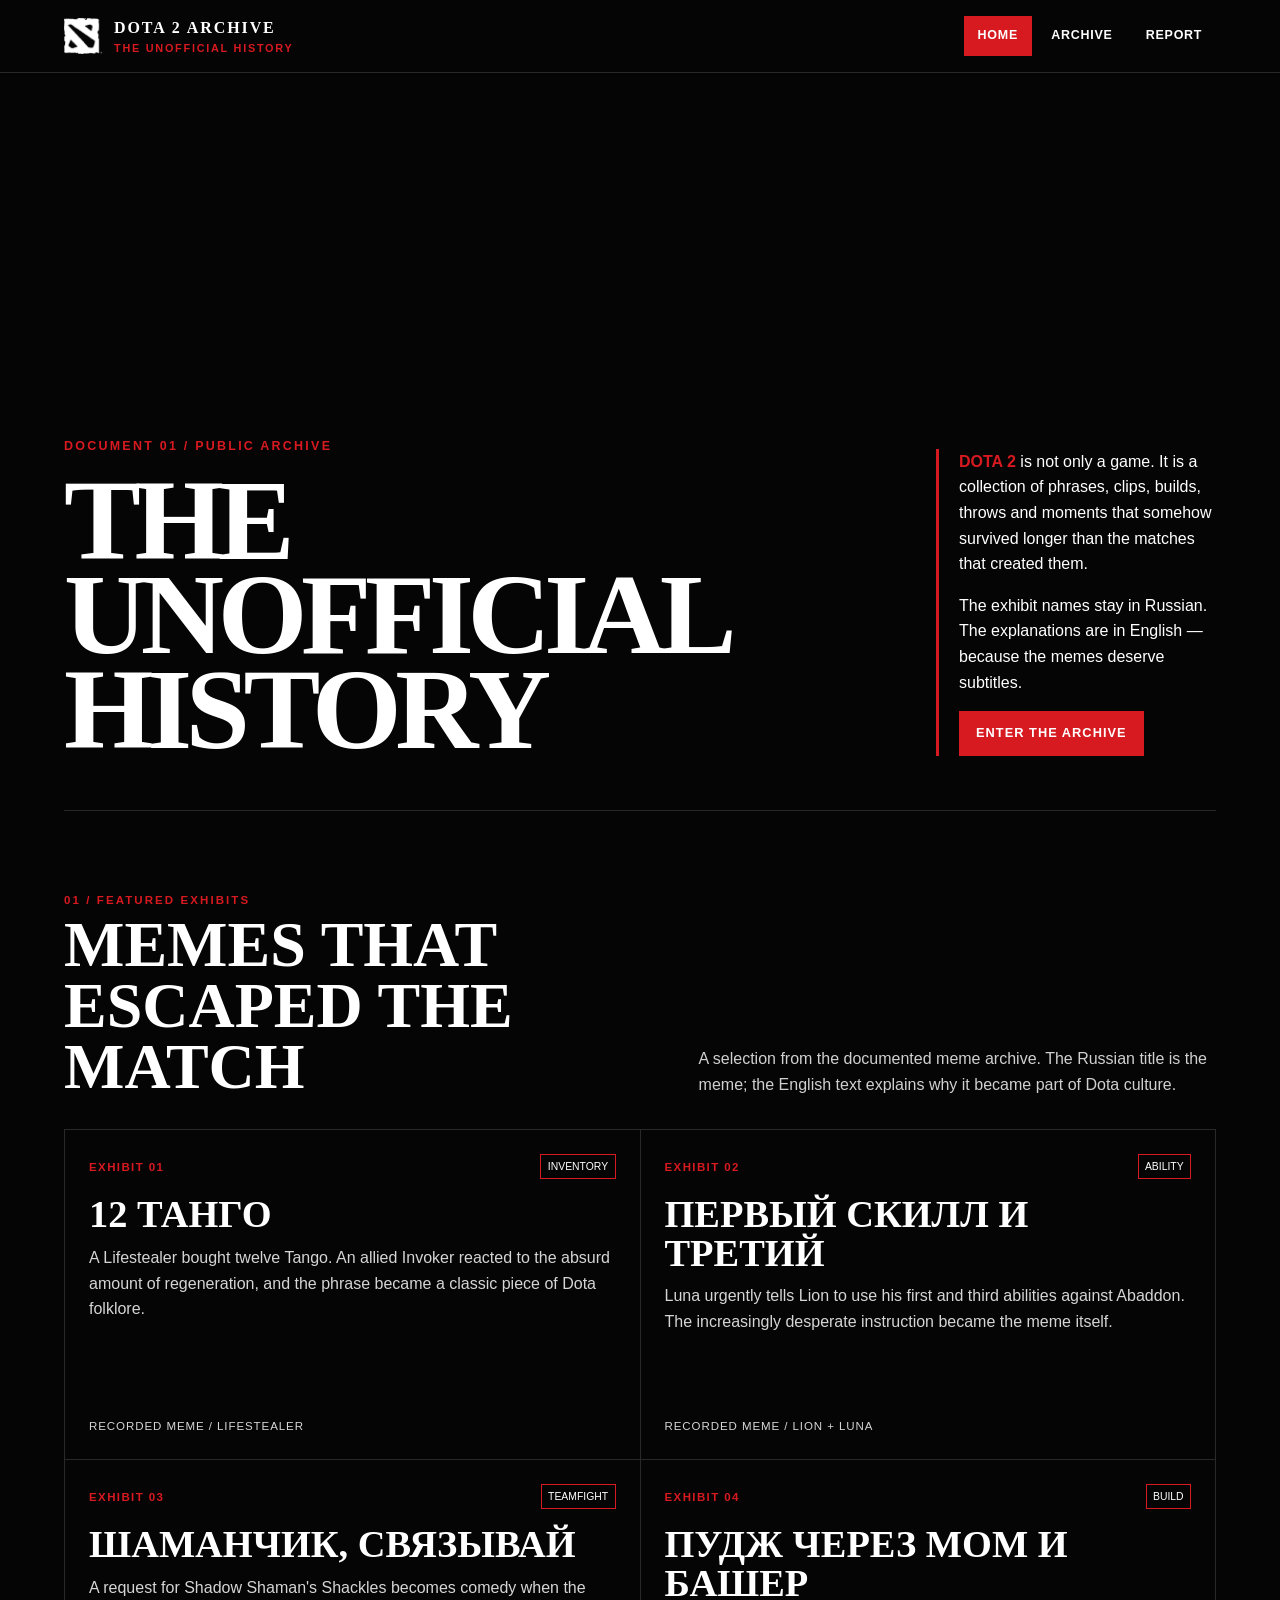
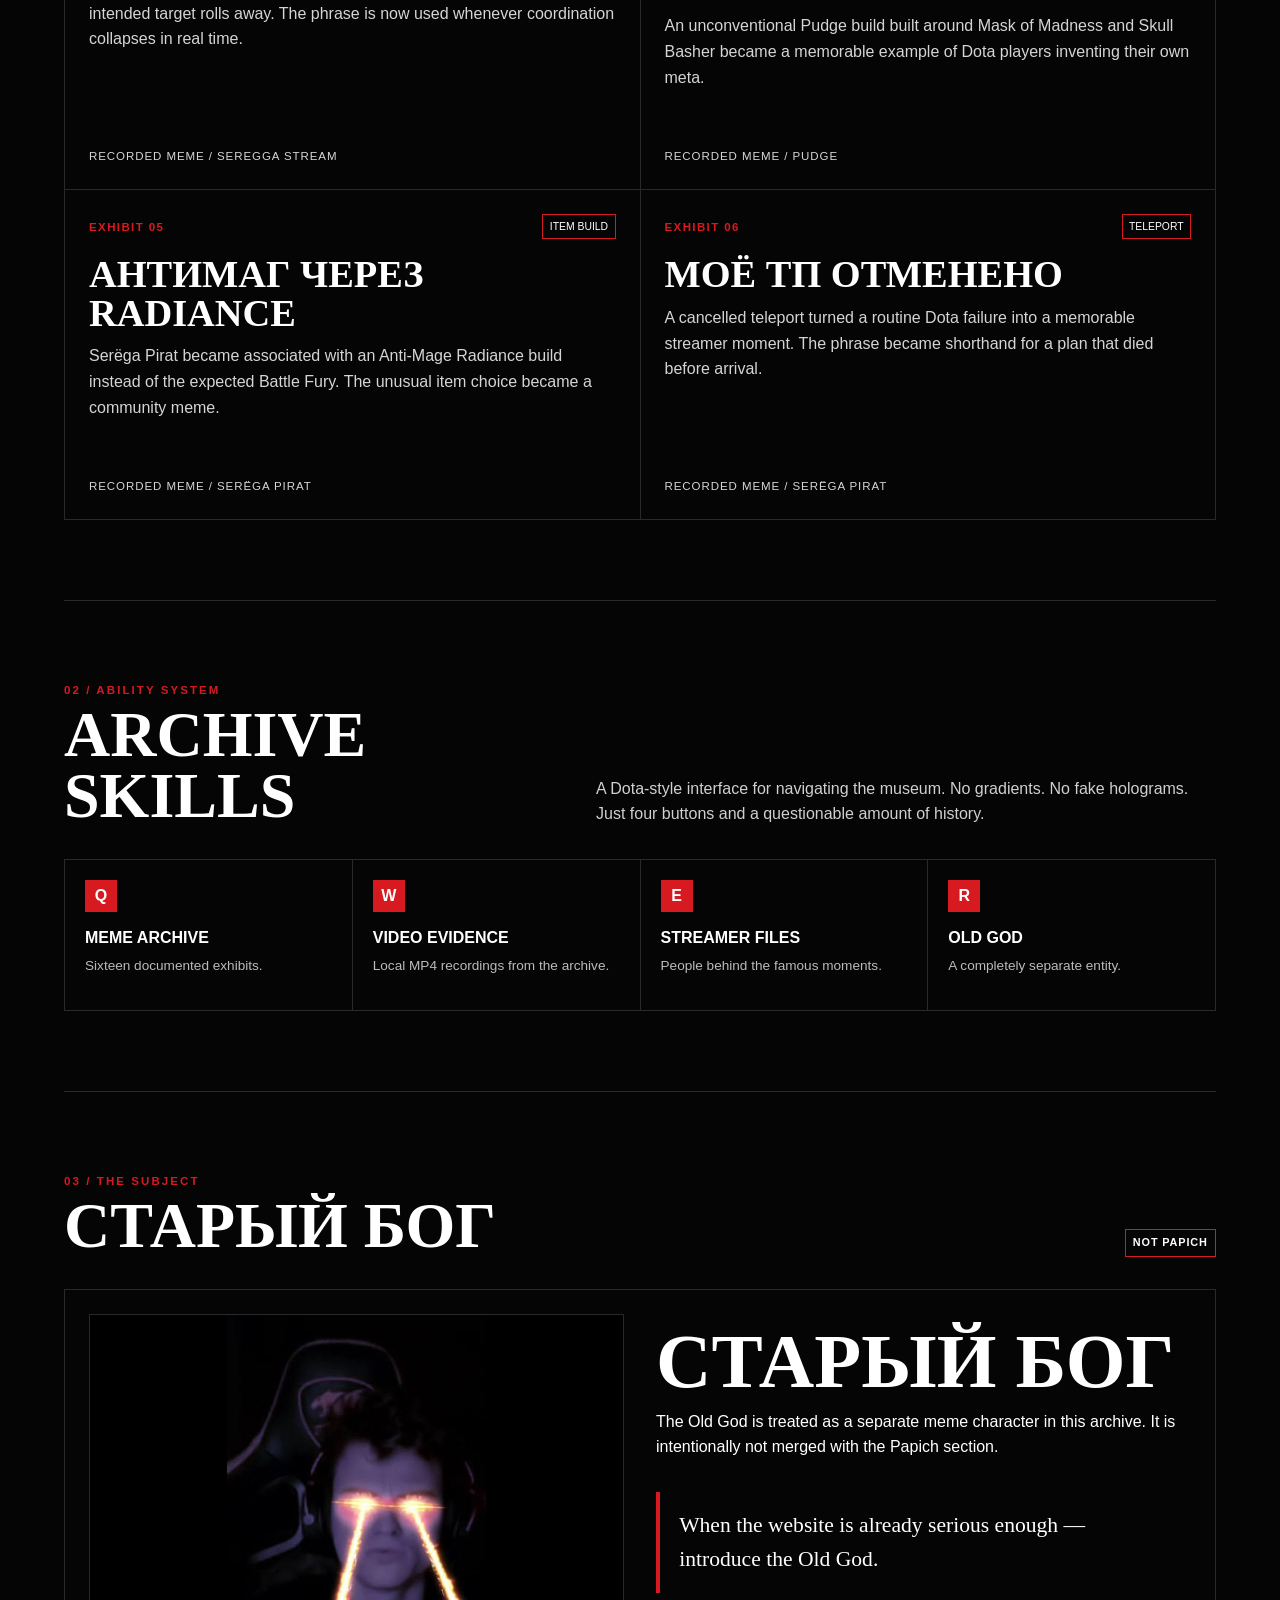
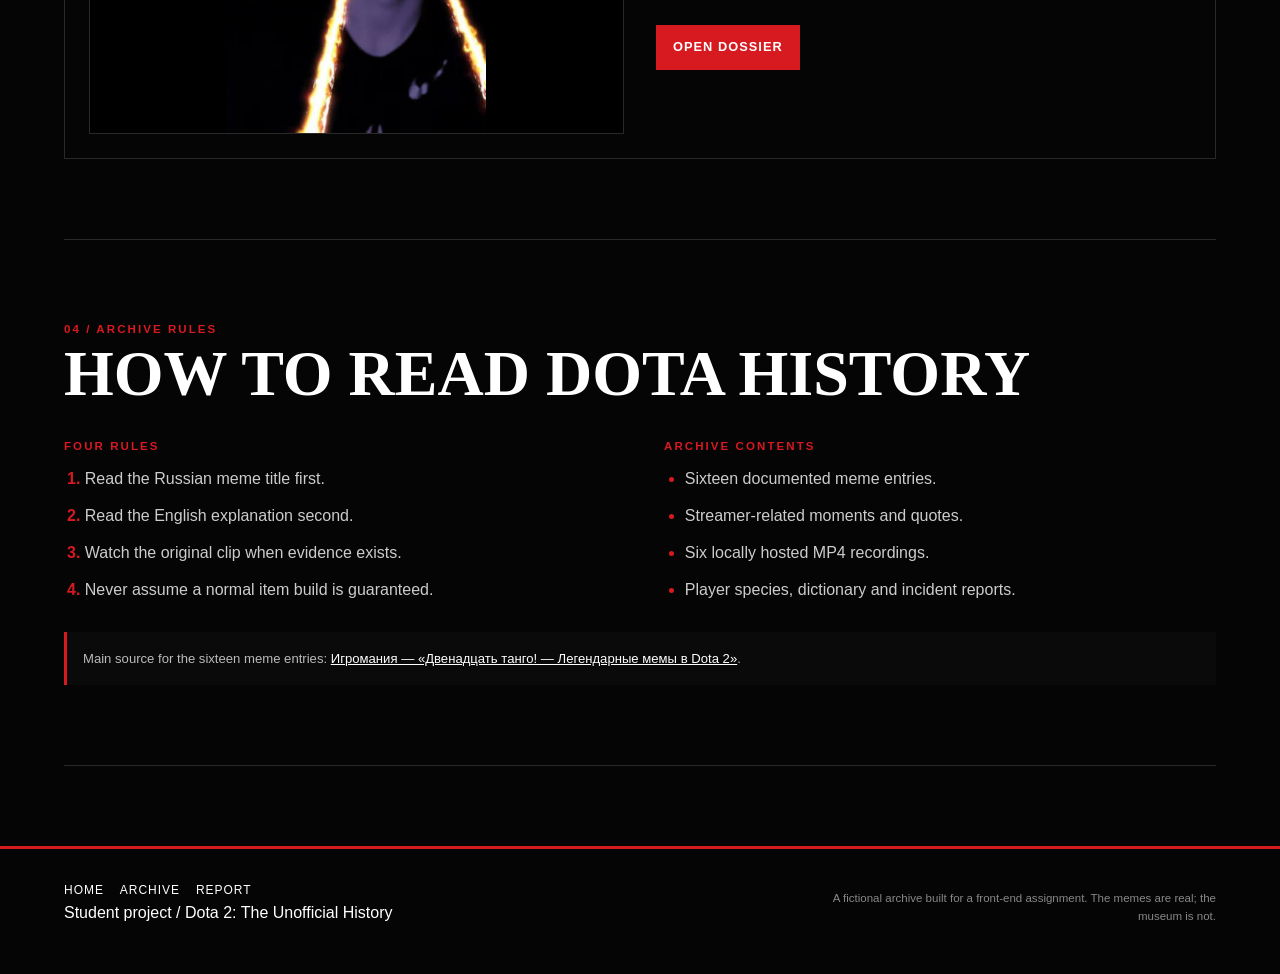
<file: index.html>
<!DOCTYPE html>
<html lang="en">
<head>
<meta charset="UTF-8">
<meta name="viewport" content="width=device-width, initial-scale=1.0">
<meta name="description" content="Dota 2: The Unofficial History — a black, white and red archive of legendary Russian-speaking Dota memes.">
<title>Dota 2 — The Unofficial History</title>
<link rel="stylesheet" href="css/style.css">
</head>
<body>
<header>
  <div class="header-container">
    <a class="logo-group" href="index.html">
      <img src="images/dota-logo.png" alt="Dota 2 logo" class="site-logo">
      <div><span class="site-title">DOTA 2 ARCHIVE</span><span class="site-sub">The Unofficial History</span></div>
    </a>
    <nav>
      <a href="index.html" class="active">Home</a>
      <a href="about.html">Archive</a>
      <a href="contact.html">Report</a>
    </nav>
  </div>
</header>

<main>
<section id="hero">
  <div>
    <p class="hero-kicker">Document 01 / Public Archive</p>
    <h1>The<br>Unofficial<br>History</h1>
  </div>
  <div class="hero-copy">
    <p><strong>DOTA 2</strong> is not only a game. It is a collection of phrases, clips, builds, throws and moments that somehow survived longer than the matches that created them.</p>
    <p>The exhibit names stay in Russian. The explanations are in English — because the memes deserve subtitles.</p>
    <a class="button" href="#featured">Enter the archive</a>
  </div>
</section>

<section class="section" id="featured">
  <div class="section-head">
    <div><p class="section-label">01 / Featured exhibits</p><h2>Memes that escaped the match</h2></div>
    <p class="section-intro">A selection from the documented meme archive. The Russian title is the meme; the English text explains why it became part of Dota culture.</p>
  </div>

  <div class="feature-grid">
    <article class="feature-card">
      <div class="card-top"><span class="card-number">EXHIBIT 01</span><span class="card-tag">Inventory</span></div>
      <h3>12 танго</h3>
      <p>A Lifestealer bought twelve Tango. An allied Invoker reacted to the absurd amount of regeneration, and the phrase became a classic piece of Dota folklore.</p>
      <p class="card-footer">Recorded meme / Lifestealer</p>
    </article>
    <article class="feature-card">
      <div class="card-top"><span class="card-number">EXHIBIT 02</span><span class="card-tag">Ability</span></div>
      <h3>Первый скилл и третий</h3>
      <p>Luna urgently tells Lion to use his first and third abilities against Abaddon. The increasingly desperate instruction became the meme itself.</p>
      <p class="card-footer">Recorded meme / Lion + Luna</p>
    </article>
    <article class="feature-card">
      <div class="card-top"><span class="card-number">EXHIBIT 03</span><span class="card-tag">Teamfight</span></div>
      <h3>Шаманчик, связывай</h3>
      <p>A request for Shadow Shaman's Shackles becomes comedy when the intended target rolls away. The phrase is now used whenever coordination collapses in real time.</p>
      <p class="card-footer">Recorded meme / SereGGa stream</p>
    </article>
    <article class="feature-card">
      <div class="card-top"><span class="card-number">EXHIBIT 04</span><span class="card-tag">Build</span></div>
      <h3>Пудж через мом и башер</h3>
      <p>An unconventional Pudge build built around Mask of Madness and Skull Basher became a memorable example of Dota players inventing their own meta.</p>
      <p class="card-footer">Recorded meme / Pudge</p>
    </article>
    <article class="feature-card">
      <div class="card-top"><span class="card-number">EXHIBIT 05</span><span class="card-tag">Item build</span></div>
      <h3>Антимаг через Radiance</h3>
      <p>Serёga Pirat became associated with an Anti-Mage Radiance build instead of the expected Battle Fury. The unusual item choice became a community meme.</p>
      <p class="card-footer">Recorded meme / Serёga Pirat</p>
    </article>
    <article class="feature-card">
      <div class="card-top"><span class="card-number">EXHIBIT 06</span><span class="card-tag">Teleport</span></div>
      <h3>Моё ТП отменено</h3>
      <p>A cancelled teleport turned a routine Dota failure into a memorable streamer moment. The phrase became shorthand for a plan that died before arrival.</p>
      <p class="card-footer">Recorded meme / Serёga Pirat</p>
    </article>
  </div>
</section>

<section class="section">
  <div class="section-head">
    <div><p class="section-label">02 / Ability system</p><h2>Archive skills</h2></div>
    <p class="section-intro">A Dota-style interface for navigating the museum. No gradients. No fake holograms. Just four buttons and a questionable amount of history.</p>
  </div>
  <div class="ability-bar">
    <article class="ability"><span class="ability-key">Q</span><h3>Meme Archive</h3><p>Sixteen documented exhibits.</p></article>
    <article class="ability"><span class="ability-key">W</span><h3>Video Evidence</h3><p>Local MP4 recordings from the archive.</p></article>
    <article class="ability"><span class="ability-key">E</span><h3>Streamer Files</h3><p>People behind the famous moments.</p></article>
    <article class="ability"><span class="ability-key">R</span><h3>Old God</h3><p>A completely separate entity.</p></article>
  </div>
</section>

<section class="section">
  <div class="section-head">
    <div><p class="section-label">03 / The subject</p><h2>Старый Бог</h2></div>
    <span class="badge">NOT PAPICH</span>
  </div>
  <div class="old-god-card">
    <img src="images/old-god.jpg" alt="Старый Бог meme image" class="old-god-photo">
    <div>
      <h3>Старый Бог</h3>
      <p>The Old God is treated as a separate meme character in this archive. It is intentionally not merged with the Papich section.</p>
      <blockquote>When the website is already serious enough — introduce the Old God.</blockquote>
      <a class="button" href="about.html#old-god">Open dossier</a>
    </div>
  </div>
</section>

<section class="section">
  <div class="section-head">
    <div><p class="section-label">04 / Archive rules</p><h2>How to read Dota history</h2></div>
  </div>
  <div class="rule-grid">
    <div>
      <p class="section-label">Four rules</p>
      <ol>
        <li>Read the Russian meme title first.</li>
        <li>Read the English explanation second.</li>
        <li>Watch the original clip when evidence exists.</li>
        <li>Never assume a normal item build is guaranteed.</li>
      </ol>
    </div>
    <div>
      <p class="section-label">Archive contents</p>
      <ul>
        <li>Sixteen documented meme entries.</li>
        <li>Streamer-related moments and quotes.</li>
        <li>Six locally hosted MP4 recordings.</li>
        <li>Player species, dictionary and incident reports.</li>
      </ul>
    </div>
  </div>
  <div class="source-box">
    Main source for the sixteen meme entries: <a href="https://www.igromania.ru/article/33270/dvenadtsat-tango-legendarnyie-memyi-v-dota-2/" target="_blank" rel="noopener">Игромания — «Двенадцать танго! — Легендарные мемы в Dota 2»</a>.
  </div>
</section>
</main>

<footer>
  <div class="footer-container">
    <div>
      <div class="footer-links"><a href="index.html">Home</a><a href="about.html">Archive</a><a href="contact.html">Report</a></div>
      <p>Student project / Dota 2: The Unofficial History</p>
    </div>
    <p class="footer-note">A fictional archive built for a front-end assignment. The memes are real; the museum is not.</p>
  </div>
</footer>
</body>
</html>
</file>
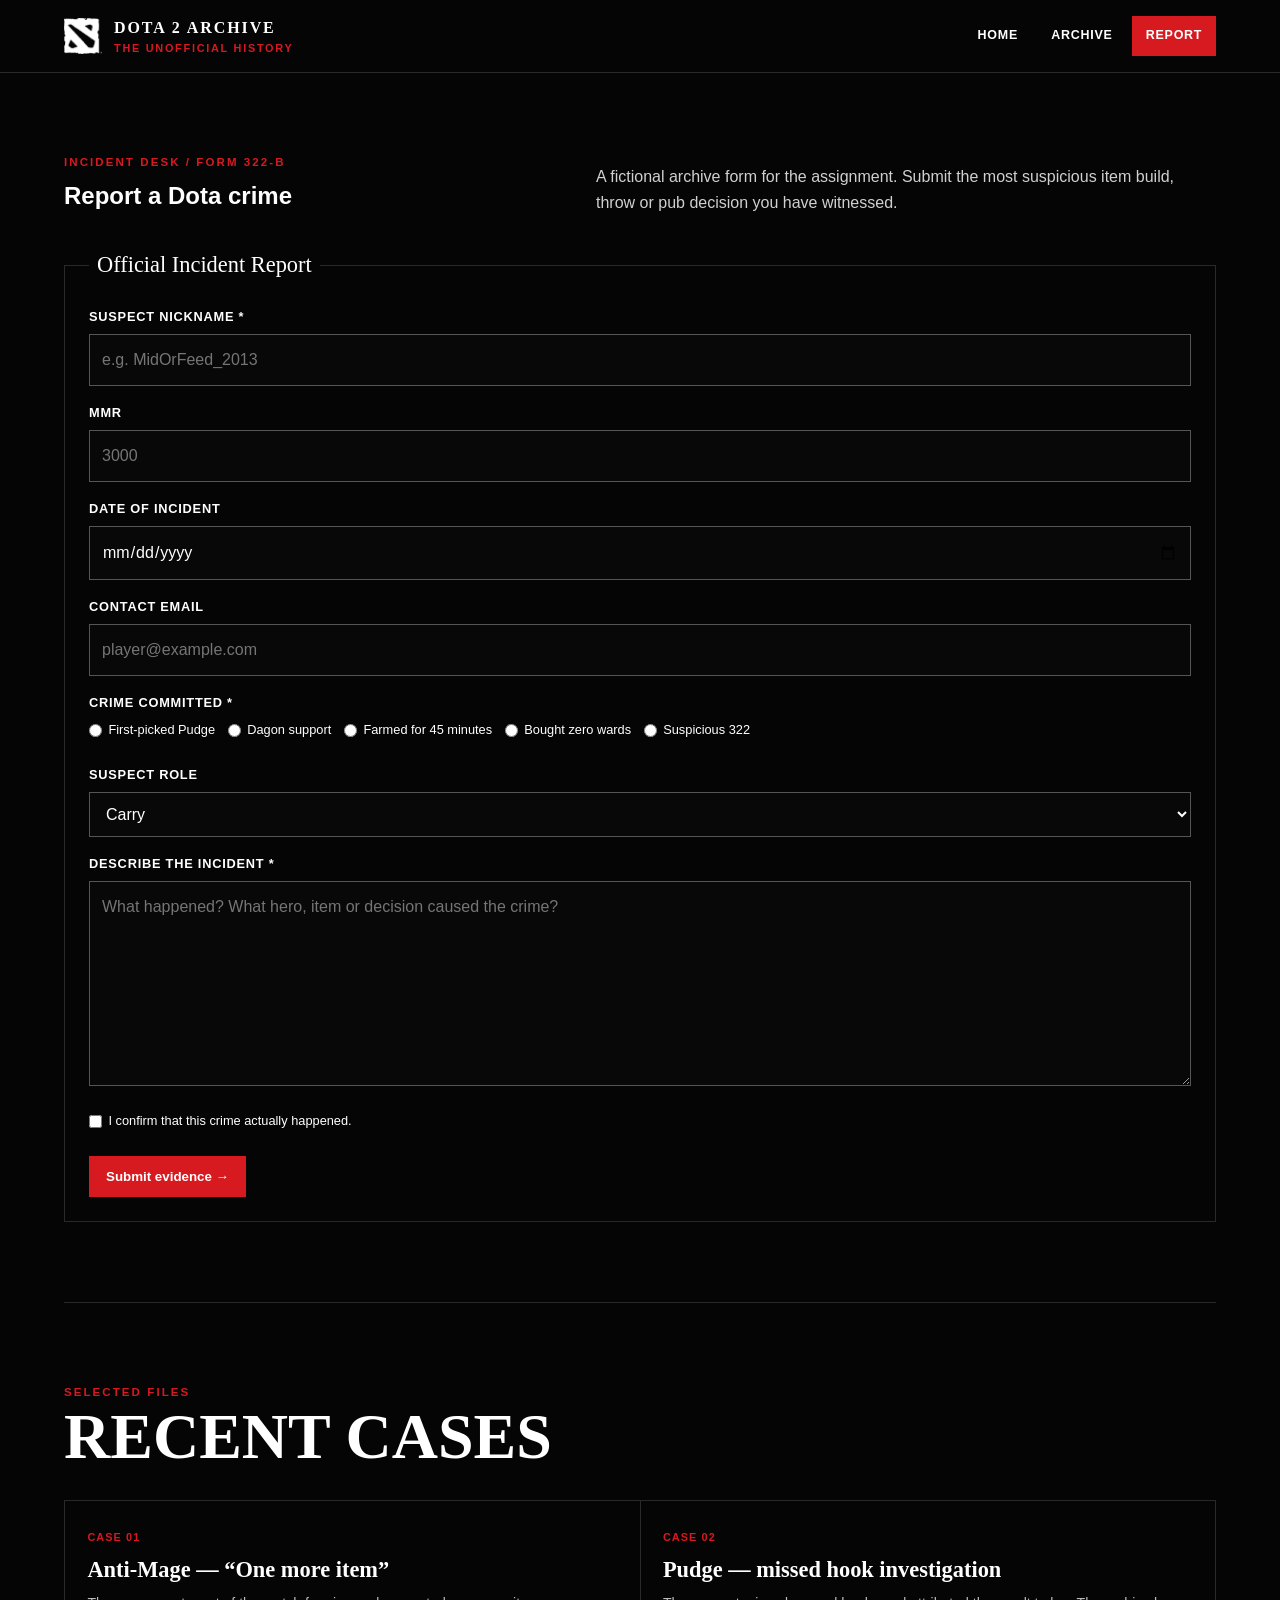
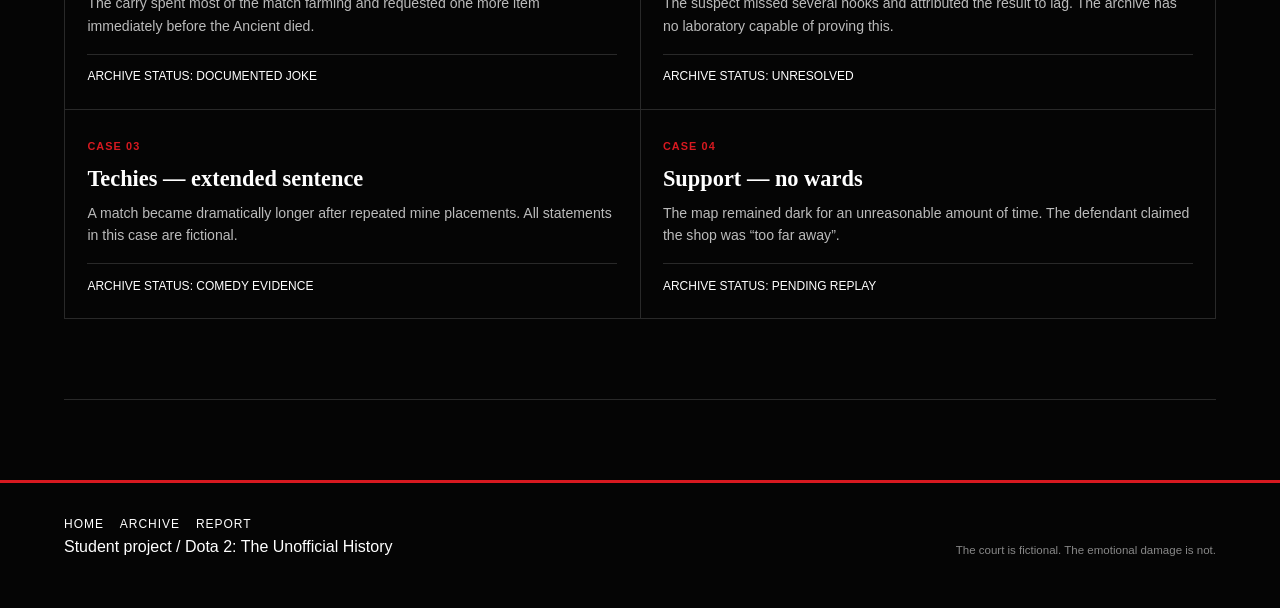
<file: contact.html>
<!DOCTYPE html>
<html lang="en">
<head>
<meta charset="UTF-8">
<meta name="viewport" content="width=device-width, initial-scale=1.0">
<meta name="description" content="Submit a fictional Dota 2 incident report to the archive.">
<title>Report — Dota 2 The Unofficial History</title>
<link rel="stylesheet" href="css/style.css">
</head>
<body>
<header>
  <div class="header-container">
    <a class="logo-group" href="index.html">
      <img src="images/dota-logo.png" alt="Dota 2 logo" class="site-logo">
      <div><span class="site-title">DOTA 2 ARCHIVE</span><span class="site-sub">The Unofficial History</span></div>
    </a>
    <nav><a href="index.html">Home</a><a href="about.html">Archive</a><a href="contact.html" class="active">Report</a></nav>
  </div>
</header>

<main>
<section class="section">
  <div class="section-head">
    <div><p class="section-label">Incident desk / Form 322-B</p><h1>Report a Dota crime</h1></div>
    <p class="section-intro">A fictional archive form for the assignment. Submit the most suspicious item build, throw or pub decision you have witnessed.</p>
  </div>

  <form action="#" method="post" class="archive-form">
    <fieldset>
      <legend>Official Incident Report</legend>

      <div class="form-group">
        <label for="suspect-nick">Suspect nickname *</label>
        <input type="text" id="suspect-nick" name="suspect_nick" maxlength="30" placeholder="e.g. MidOrFeed_2013" required>
      </div>

      <div class="form-group">
        <label for="mmr">MMR</label>
        <input type="number" id="mmr" name="mmr" min="0" max="15000" step="50" placeholder="3000">
      </div>

      <div class="form-group">
        <label for="incident-date">Date of incident</label>
        <input type="date" id="incident-date" name="incident_date">
      </div>

      <div class="form-group">
        <label for="email">Contact email</label>
        <input type="email" id="email" name="email" placeholder="player@example.com">
      </div>

      <div class="form-group">
        <span class="group-label">Crime committed *</span>
        <div class="radio-group">
          <label><input type="radio" name="crime" value="pudge" required> First-picked Pudge</label>
          <label><input type="radio" name="crime" value="dagon"> Dagon support</label>
          <label><input type="radio" name="crime" value="farm"> Farmed for 45 minutes</label>
          <label><input type="radio" name="crime" value="wards"> Bought zero wards</label>
          <label><input type="radio" name="crime" value="322"> Suspicious 322</label>
        </div>
      </div>

      <div class="form-group">
        <label for="role">Suspect role</label>
        <select id="role" name="role">
          <option value="carry">Carry</option>
          <option value="mid">Mid</option>
          <option value="offlane">Offlane</option>
          <option value="support">Support</option>
          <option value="hard-support">Hard Support</option>
        </select>
      </div>

      <div class="form-group">
        <label for="incident-log">Describe the incident *</label>
        <textarea id="incident-log" name="incident_log" rows="7" minlength="20" placeholder="What happened? What hero, item or decision caused the crime?" required></textarea>
      </div>

      <div class="form-group checkbox-group">
        <label><input type="checkbox" name="truth" required> I confirm that this crime actually happened.</label>
      </div>

      <div class="form-actions"><button type="submit" class="submit-button">Submit evidence →</button></div>
    </fieldset>
  </form>
</section>

<section class="section">
  <div class="section-head"><div><p class="section-label">Selected files</p><h2>Recent cases</h2></div></div>
  <div class="case-grid">
    <article class="case-card"><span class="case-id">CASE 01</span><h3>Anti-Mage — “One more item”</h3><p>The carry spent most of the match farming and requested one more item immediately before the Ancient died.</p><div class="case-verdict">Archive status: documented joke</div></article>
    <article class="case-card"><span class="case-id">CASE 02</span><h3>Pudge — missed hook investigation</h3><p>The suspect missed several hooks and attributed the result to lag. The archive has no laboratory capable of proving this.</p><div class="case-verdict">Archive status: unresolved</div></article>
    <article class="case-card"><span class="case-id">CASE 03</span><h3>Techies — extended sentence</h3><p>A match became dramatically longer after repeated mine placements. All statements in this case are fictional.</p><div class="case-verdict">Archive status: comedy evidence</div></article>
    <article class="case-card"><span class="case-id">CASE 04</span><h3>Support — no wards</h3><p>The map remained dark for an unreasonable amount of time. The defendant claimed the shop was “too far away”.</p><div class="case-verdict">Archive status: pending replay</div></article>
  </div>
</section>
</main>

<footer>
  <div class="footer-container">
    <div><div class="footer-links"><a href="index.html">Home</a><a href="about.html">Archive</a><a href="contact.html">Report</a></div><p>Student project / Dota 2: The Unofficial History</p></div>
    <p class="footer-note">The court is fictional. The emotional damage is not.</p>
  </div>
</footer>
</body>
</html>
</file>
<file: css/style.css>
/* DOTA 2 — THE UNOFFICIAL HISTORY
   Visual language: black, white, red. Editorial / archive layout.
   Units demonstrated: px, %, rem, em, vh.
*/
*{box-sizing:border-box;margin:0;padding:0}
:root{--black:#050505;--white:white;--red:rgb(215,25,32);--line:hsl(0 0% 16%)}
html{scroll-behavior:smooth}
body{background:var(--black);color:var(--white);font-family:Arial,Helvetica,sans-serif;font-size:16px;line-height:1.6}
img,video{display:block;max-width:100%}
a{color:var(--white);text-decoration:none}
a:hover{color:var(--red)}
strong{color:var(--red)}
em{font-style:italic}
small{font-size:.8em}
.source-box{border-color:hsl(358 78% 47%)}
::selection{background:var(--red);color:var(--white)}
.timeline{display:grid;gap:1px;background:var(--line);border:1px solid var(--line);list-style:none}
.timeline li{display:grid;grid-template-columns:150px 1fr;gap:1.5rem;background:var(--black);padding:1.1rem 1.25rem}
.timeline li:hover{background:#0b0b0b}
.timeline-date{color:rgb(215,25,32);font-size:.72rem;font-weight:800;letter-spacing:.12em;text-transform:uppercase}


header{position:sticky;top:0;z-index:50;background:var(--black);border-bottom:1px solid var(--line)}
.header-container{width:90%;max-width:1280px;margin:auto;min-height:72px;display:flex;align-items:center;justify-content:space-between;gap:2rem}
.logo-group{display:flex;align-items:center;gap:.75rem}
.site-logo{width:38px;height:38px;object-fit:contain}
.site-title{font-family:Georgia,"Times New Roman",serif;font-size:1rem;font-weight:700;letter-spacing:.12em}
.site-sub{display:block;color:var(--red);font-size:.68rem;font-weight:700;letter-spacing:.16em;text-transform:uppercase}
nav{display:flex;flex-wrap:wrap;gap:.35rem}
nav a{padding:.55rem .8rem;border:1px solid transparent;font-size:.78rem;font-weight:700;letter-spacing:.06em;text-transform:uppercase}
nav a:hover,nav a.active{border-color:var(--red);background:var(--red);color:var(--white)}

main{width:90%;max-width:1280px;margin:auto}
#hero{min-height:82vh;display:grid;grid-template-columns:1.5fr .5fr;align-items:end;gap:2rem;padding:7vh 0 6vh;border-bottom:1px solid var(--line)}
.hero-kicker{color:var(--red);font-size:.78rem;font-weight:800;letter-spacing:.18em;text-transform:uppercase;margin-bottom:1rem}
#hero h1{font-family:Georgia,"Times New Roman",serif;font-size:clamp(3.5rem,9vw,9rem);line-height:.82;letter-spacing:-.055em;text-transform:uppercase}
.hero-copy{max-width:470px;justify-self:end;border-left:3px solid var(--red);padding-left:1.25rem}
.hero-copy p{margin-bottom:1rem}
.button{display:inline-block;background:var(--red);border:1px solid var(--red);padding:.7rem 1rem;font-size:.8rem;font-weight:800;letter-spacing:.08em;text-transform:uppercase}
.button:hover{background:var(--white);border-color:var(--white);color:var(--black)}

.section{padding:5rem 0;border-bottom:1px solid var(--line)}
.section-head{display:flex;justify-content:space-between;align-items:end;gap:2rem;margin-bottom:2rem}
.section-label{color:var(--red);font-size:.72rem;font-weight:800;letter-spacing:.18em;text-transform:uppercase;margin-bottom:.35rem}
.section h2{font-family:Georgia,"Times New Roman",serif;font-size:clamp(2rem,5vw,4rem);line-height:.95;text-transform:uppercase}
.section-intro{max-width:620px;color:#d0d0d0}

.feature-grid{display:grid;grid-template-columns:repeat(2,1fr);border-top:1px solid var(--line);border-left:1px solid var(--line)}
.feature-card{padding:1.5rem;border-right:1px solid var(--line);border-bottom:1px solid var(--line);min-height:330px;display:flex;flex-direction:column}
.feature-card:hover{background:#0b0b0b}
.card-top{display:flex;justify-content:space-between;align-items:center;margin-bottom:1rem}
.card-number{color:var(--red);font-size:.72rem;font-weight:800;letter-spacing:.12em}
.card-tag{font-size:.65rem;border:1px solid var(--red);padding:.2rem .4rem;text-transform:uppercase}
.feature-card h3{font-family:Georgia,"Times New Roman",serif;font-size:clamp(1.7rem,3vw,2.7rem);line-height:1;text-transform:uppercase;margin-bottom:.7rem}
.feature-card p{color:#d5d5d5;max-width:560px}
.card-footer{margin-top:auto;padding-top:1.5rem;font-size:.72rem;color:#aaa;text-transform:uppercase;letter-spacing:.08em}

.archive-grid{display:grid;grid-template-columns:repeat(4,1fr);gap:1px;background:var(--line);border:1px solid var(--line)}
.archive-item{background:var(--black);padding:1.25rem;min-height:190px}
.archive-item:hover{background:#0b0b0b}
.archive-item h3{font-family:Georgia,"Times New Roman",serif;font-size:1.5rem;line-height:1.05;margin:.7rem 0}
.archive-item p{font-size:.9rem;color:#c9c9c9}

.ability-bar{display:grid;grid-template-columns:repeat(4,1fr);gap:1px;background:var(--line);border:1px solid var(--line)}
.ability{background:var(--black);padding:1.25rem;min-height:150px}
.ability-key{display:inline-grid;place-items:center;width:32px;height:32px;background:var(--red);font-weight:900;margin-bottom:.8rem}
.ability h3{font-size:1rem;text-transform:uppercase}
.ability p{font-size:.85rem;color:#bbb;margin-top:.3rem}

.old-god-card{display:grid;grid-template-columns:1fr 1fr;gap:2rem;border:1px solid var(--line);padding:1.5rem}
.archive-cover{width:100%;height:420px;object-fit:contain;object-position:center;background:#000;border:1px solid var(--line)}
.old-god-photo{width:100%;height:420px;object-fit:contain;object-position:center;background:#000;border:1px solid var(--line)}
.old-god-card h3{font-family:Georgia,"Times New Roman",serif;font-size:clamp(2.5rem,6vw,5rem);line-height:.9;text-transform:uppercase;margin:.8rem 0}
.badge{display:inline-block;color:var(--white);border:1px solid var(--red);padding:.25rem .45rem;font-size:.68rem;font-weight:800;letter-spacing:.08em;text-transform:uppercase}

.archive-subject{max-width:850px;margin-top:1.5rem;padding:1rem 1.2rem;border-left:3px solid var(--red);background:#0a0a0a;color:#ccc}
.facts-box{margin:2rem 0;border:1px solid var(--line);padding:1.5rem}
.facts-box ul{padding-left:1.3rem;margin-top:1rem}
.facts-box li{padding:.35rem 0;color:#ccc}
.source-box{margin-top:1.5rem;padding:1rem;border-left:3px solid var(--red);background:#0a0a0a;font-size:.82rem;color:#bbb}
.source-box a{text-decoration:underline}

.rule-grid{display:grid;grid-template-columns:1fr 1fr;gap:3rem}
.rule-grid ol,.rule-grid ul{padding-left:1.3rem}
.rule-grid li{padding:.35rem 0;color:#ccc}
.rule-grid li::marker{color:var(--red);font-weight:800}

.video-grid{display:grid;grid-template-columns:repeat(2,1fr);gap:1px;background:var(--line);border:1px solid var(--line)}
.video-card{background:var(--black);padding:1rem}
.video-frame{width:100%;aspect-ratio:16/9;background:#000;border:1px solid var(--line);display:grid;place-items:center;overflow:hidden}
.video-card video{width:100%;height:100%;object-fit:contain;object-position:center;background:#000}
.video-card h3{font-family:Georgia,"Times New Roman",serif;font-size:1.8rem;line-height:1;margin:.9rem 0 .5rem}
.video-card p{font-size:.88rem;color:#bbb}
.media-label{font-size:.7rem;color:#888;margin-top:.6rem;text-transform:uppercase;letter-spacing:.08em}

figure{margin:0}
figure img{border:1px solid var(--line)}
figcaption{padding:.65rem 0;color:#999;font-size:.78rem}
blockquote{margin:2rem 0;padding:1rem 1.2rem;border-left:4px solid var(--red);font-family:Georgia,"Times New Roman",serif;font-size:1.35rem}
.quote-source{font-size:.75rem;color:#888;margin-top:-1.4rem}

.data-table{width:100%;border-collapse:collapse;margin-top:1.5rem;font-size:.9rem}
.data-table caption{text-align:left;font-family:Georgia,"Times New Roman",serif;font-size:1.5rem;margin-bottom:.7rem}
.data-table th,.data-table td{border:1px solid var(--line);padding:.8rem;text-align:left}
.data-table thead th{background:var(--red);color:#fff}
.data-table tbody tr:hover{background:#111}
.data-table tfoot th,.data-table tfoot td{border-top:2px solid var(--red)}

.archive-form{margin-top:2rem}
fieldset{border:1px solid var(--line);padding:1.5rem}
legend{font-family:Georgia,"Times New Roman",serif;font-size:1.4rem;padding:0 .5rem}
.form-group{margin-bottom:1.1rem}
.form-group label,.group-label{display:block;font-size:.8rem;font-weight:800;letter-spacing:.06em;text-transform:uppercase;margin-bottom:.4rem}
input,select,textarea{width:100%;background:#080808;color:#fff;border:1px solid #555;padding:.75rem;font:inherit}
input:focus,select:focus,textarea:focus{outline:2px solid var(--red);border-color:var(--red)}
.radio-group,.checkbox-group{display:flex;flex-wrap:wrap;gap:.8rem}
.radio-group label,.checkbox-group label{display:flex;align-items:center;gap:.4rem;font-weight:400;text-transform:none;letter-spacing:0}
input[type="radio"],input[type="checkbox"]{width:auto;accent-color:var(--red)}
.form-actions{margin-top:1rem}
.submit-button{background:var(--red);color:#fff;border:1px solid var(--red);padding:.75rem 1rem;font-weight:800;cursor:pointer}
.submit-button:hover{background:#fff;color:#000;border-color:#fff}
.case-grid{display:grid;grid-template-columns:repeat(2,1fr);gap:1px;background:var(--line);border:1px solid var(--line)}
.case-card{background:var(--black);padding:1.4rem}
.case-card h3{font-family:Georgia,"Times New Roman",serif;font-size:1.4rem;line-height:1.1;margin:.6rem 0}
.case-card p{font-size:.88rem;color:#bbb}
.case-id{color:var(--red);font-size:.68rem;font-weight:800;letter-spacing:.1em}
.case-verdict{margin-top:1rem;padding-top:.8rem;border-top:1px solid var(--line);font-size:.75rem;text-transform:uppercase}

footer{margin-top:5rem;border-top:3px solid var(--red);padding:2rem 0 3rem}
.footer-container{width:90%;max-width:1280px;margin:auto;display:flex;justify-content:space-between;gap:2rem;align-items:end}
.footer-links{display:flex;gap:1rem;flex-wrap:wrap}
.footer-links a{font-size:.75rem;text-transform:uppercase;letter-spacing:.08em}
.footer-note{max-width:420px;color:#888;font-size:.72rem;text-align:right}

@media(max-width:900px){
  .timeline li{grid-template-columns:1fr}

  #hero{grid-template-columns:1fr;min-height:70vh}
  .hero-copy{justify-self:start}
  .archive-grid{grid-template-columns:repeat(2,1fr)}
  .ability-bar{grid-template-columns:repeat(2,1fr)}
  .old-god-card,.rule-grid{grid-template-columns:1fr}
}
@media(max-width:620px){
  .header-container{padding:1rem 0;align-items:flex-start;flex-direction:column}
  #hero h1{font-size:clamp(3rem,17vw,5rem)}
  .section{padding:3rem 0}
  .feature-grid,.video-grid,.case-grid{grid-template-columns:1fr}
  .archive-grid{grid-template-columns:1fr}
  .ability-bar{grid-template-columns:1fr 1fr}
  .footer-container{align-items:flex-start;flex-direction:column}
  .footer-note{text-align:left}
}
</file>
